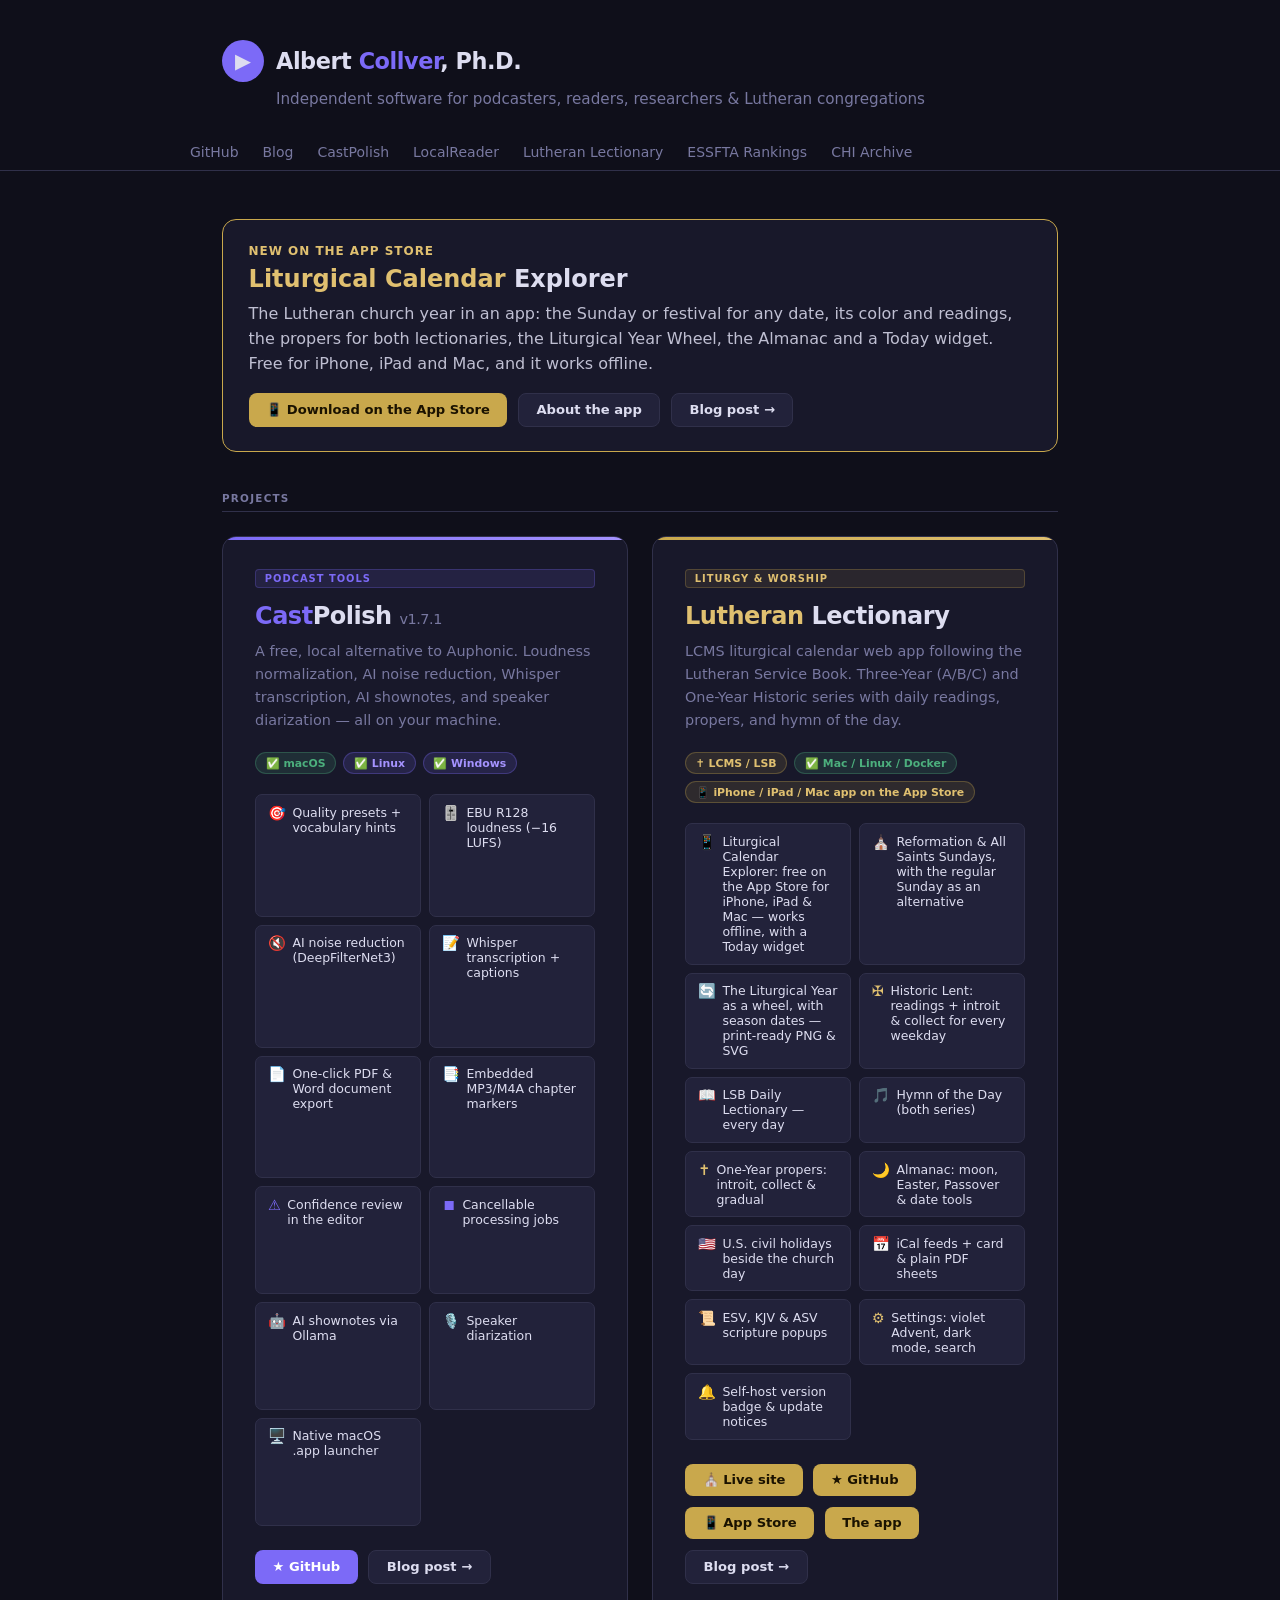
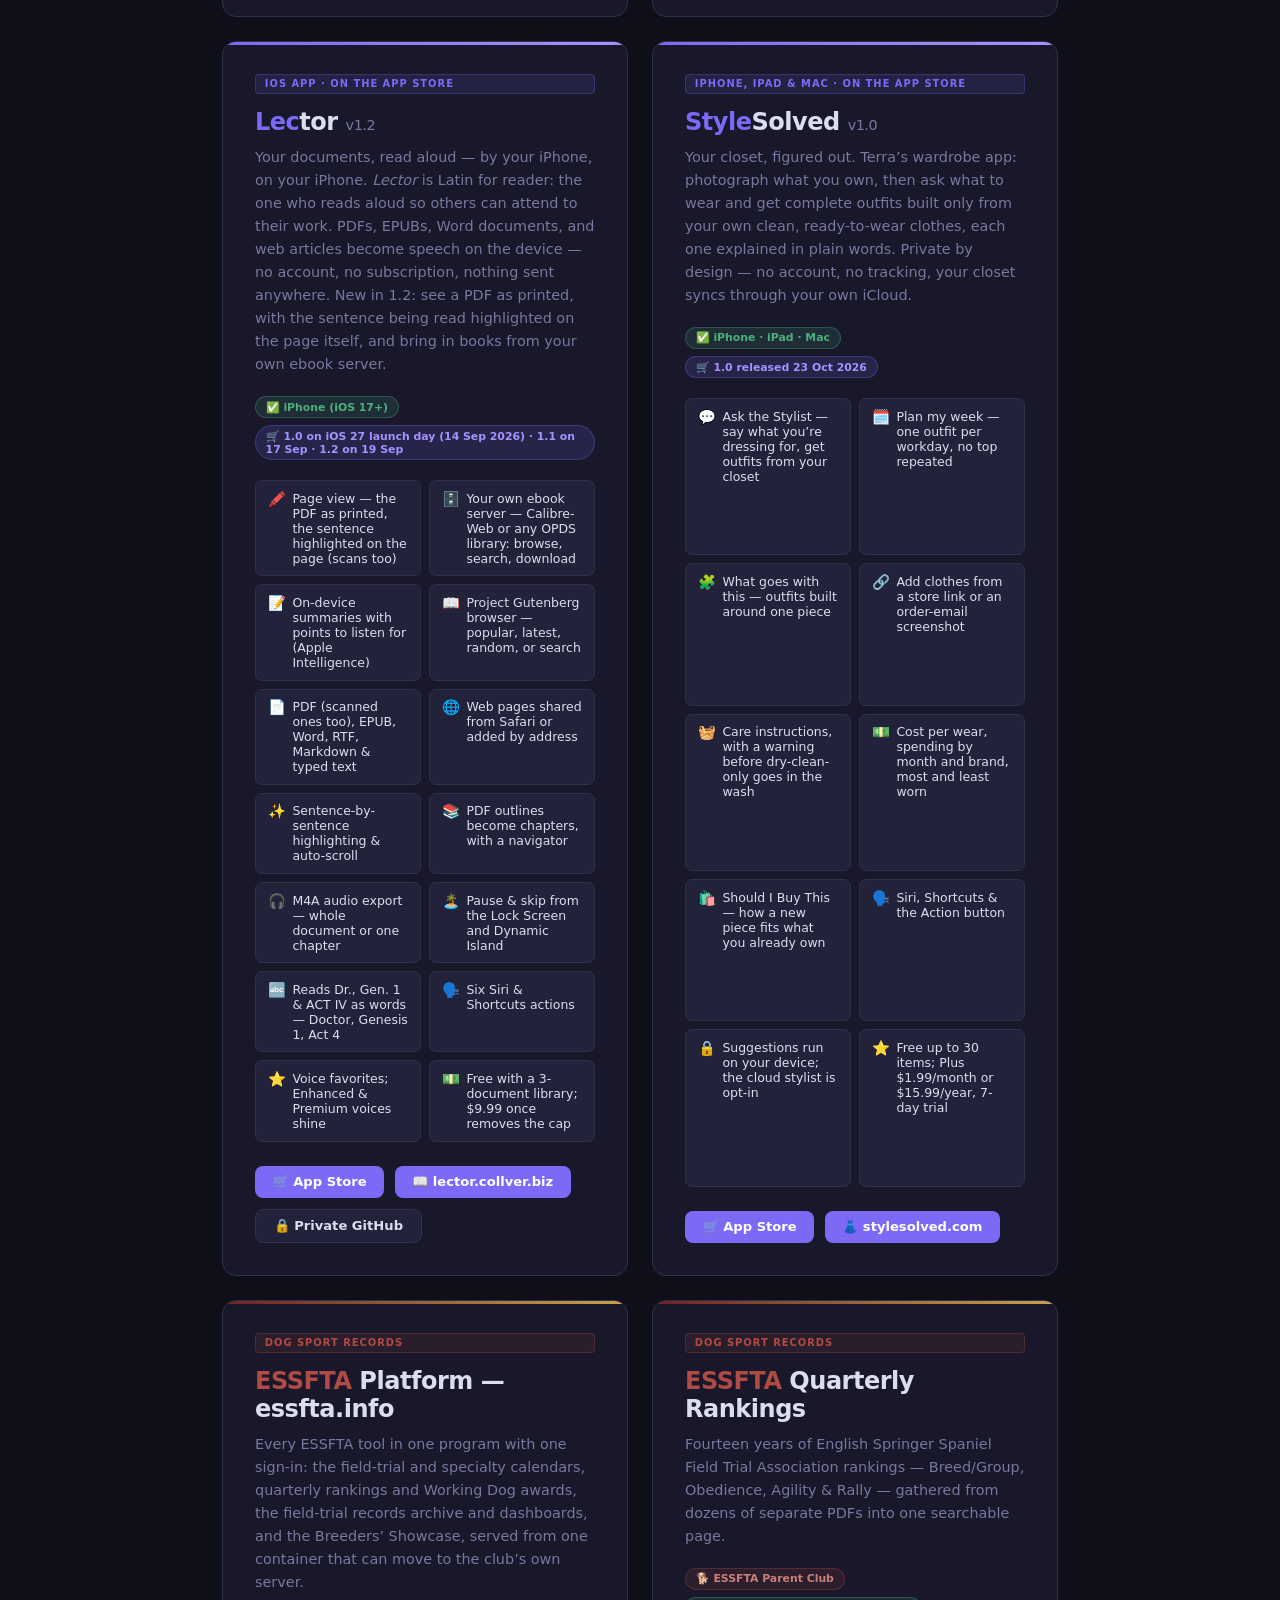
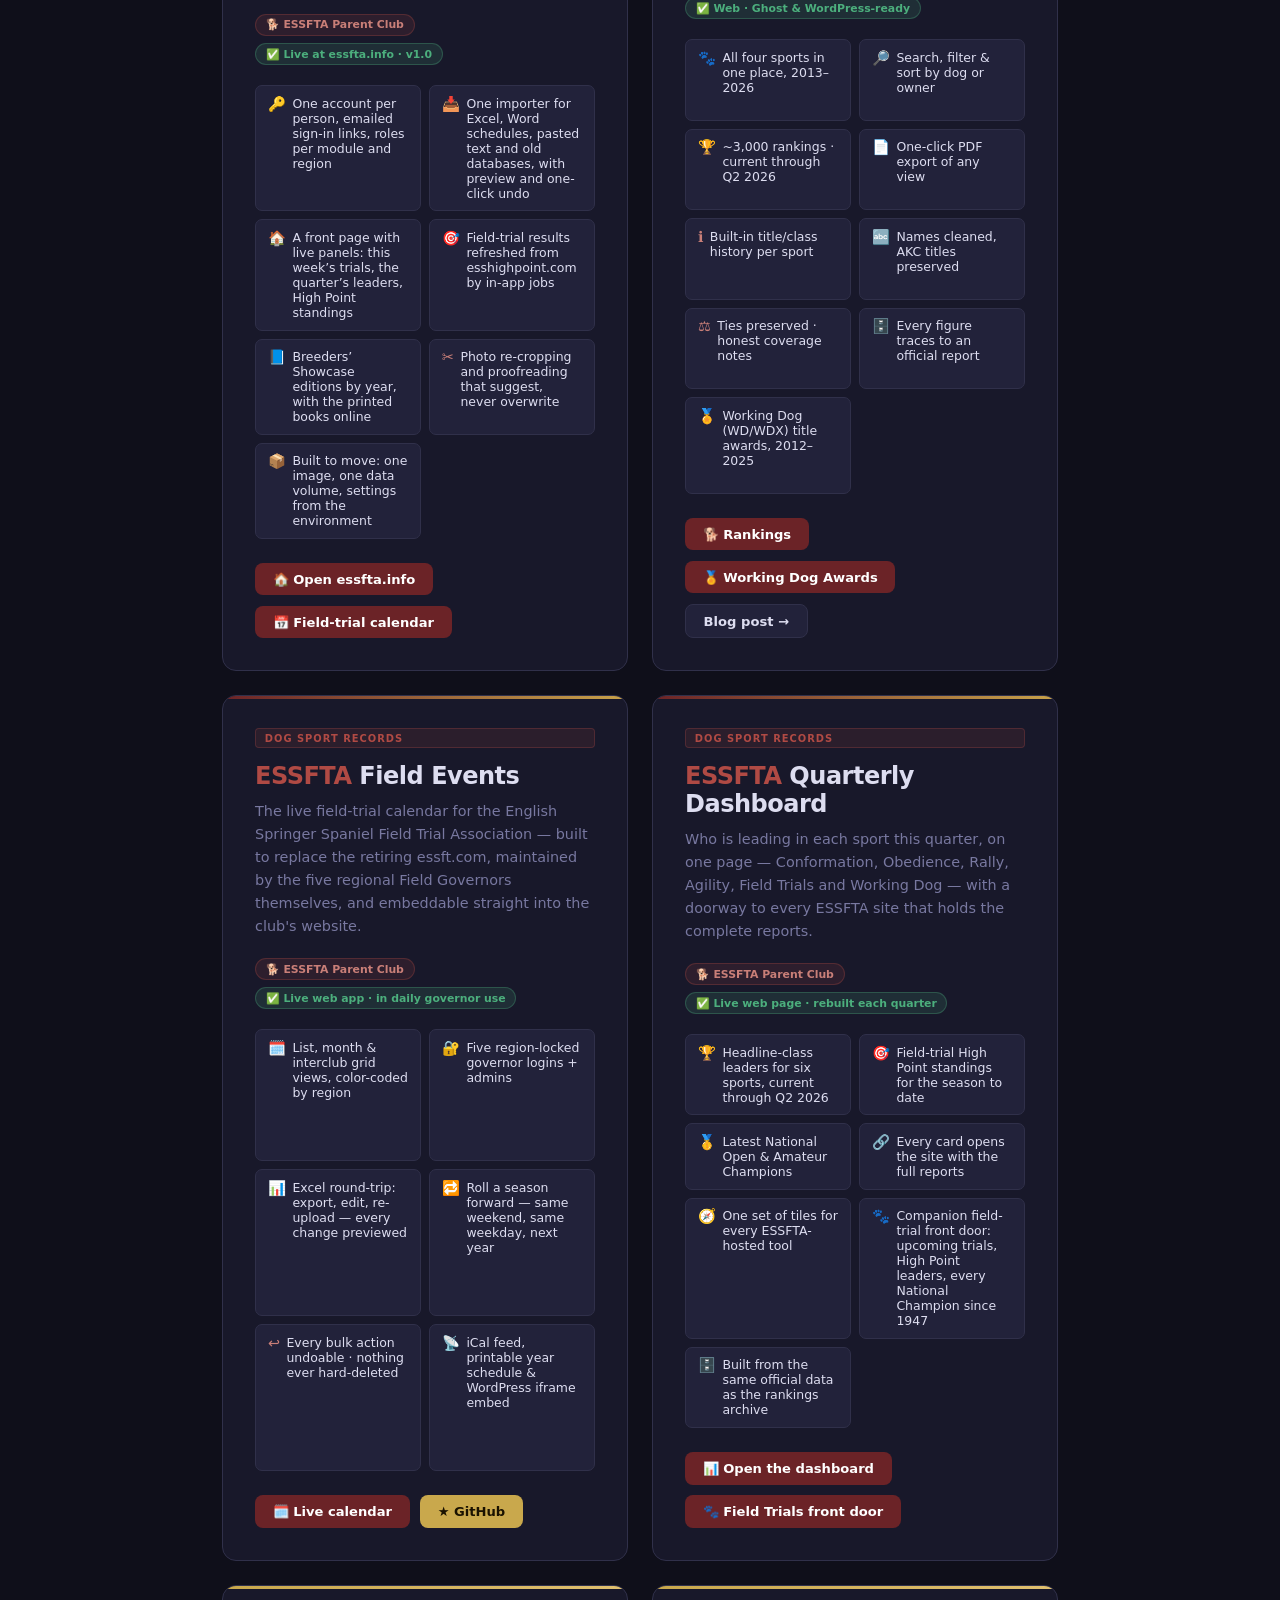
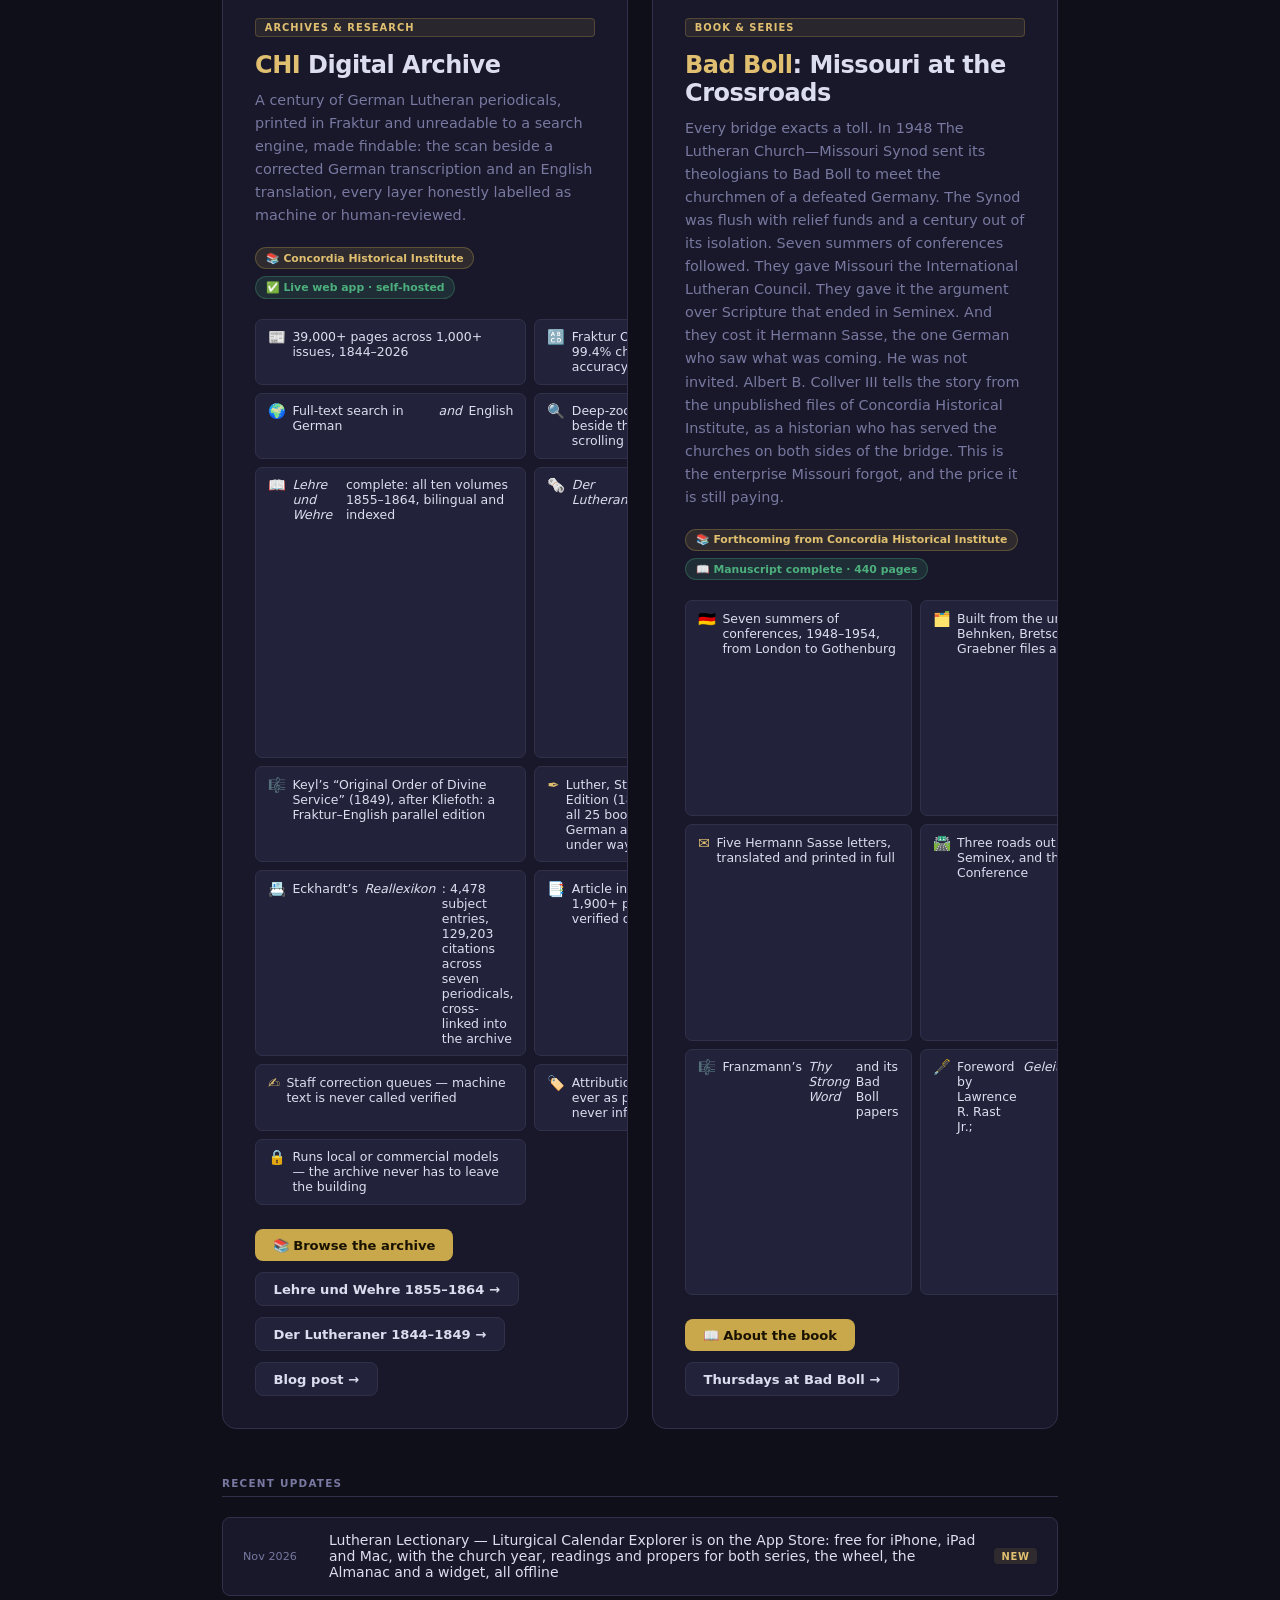
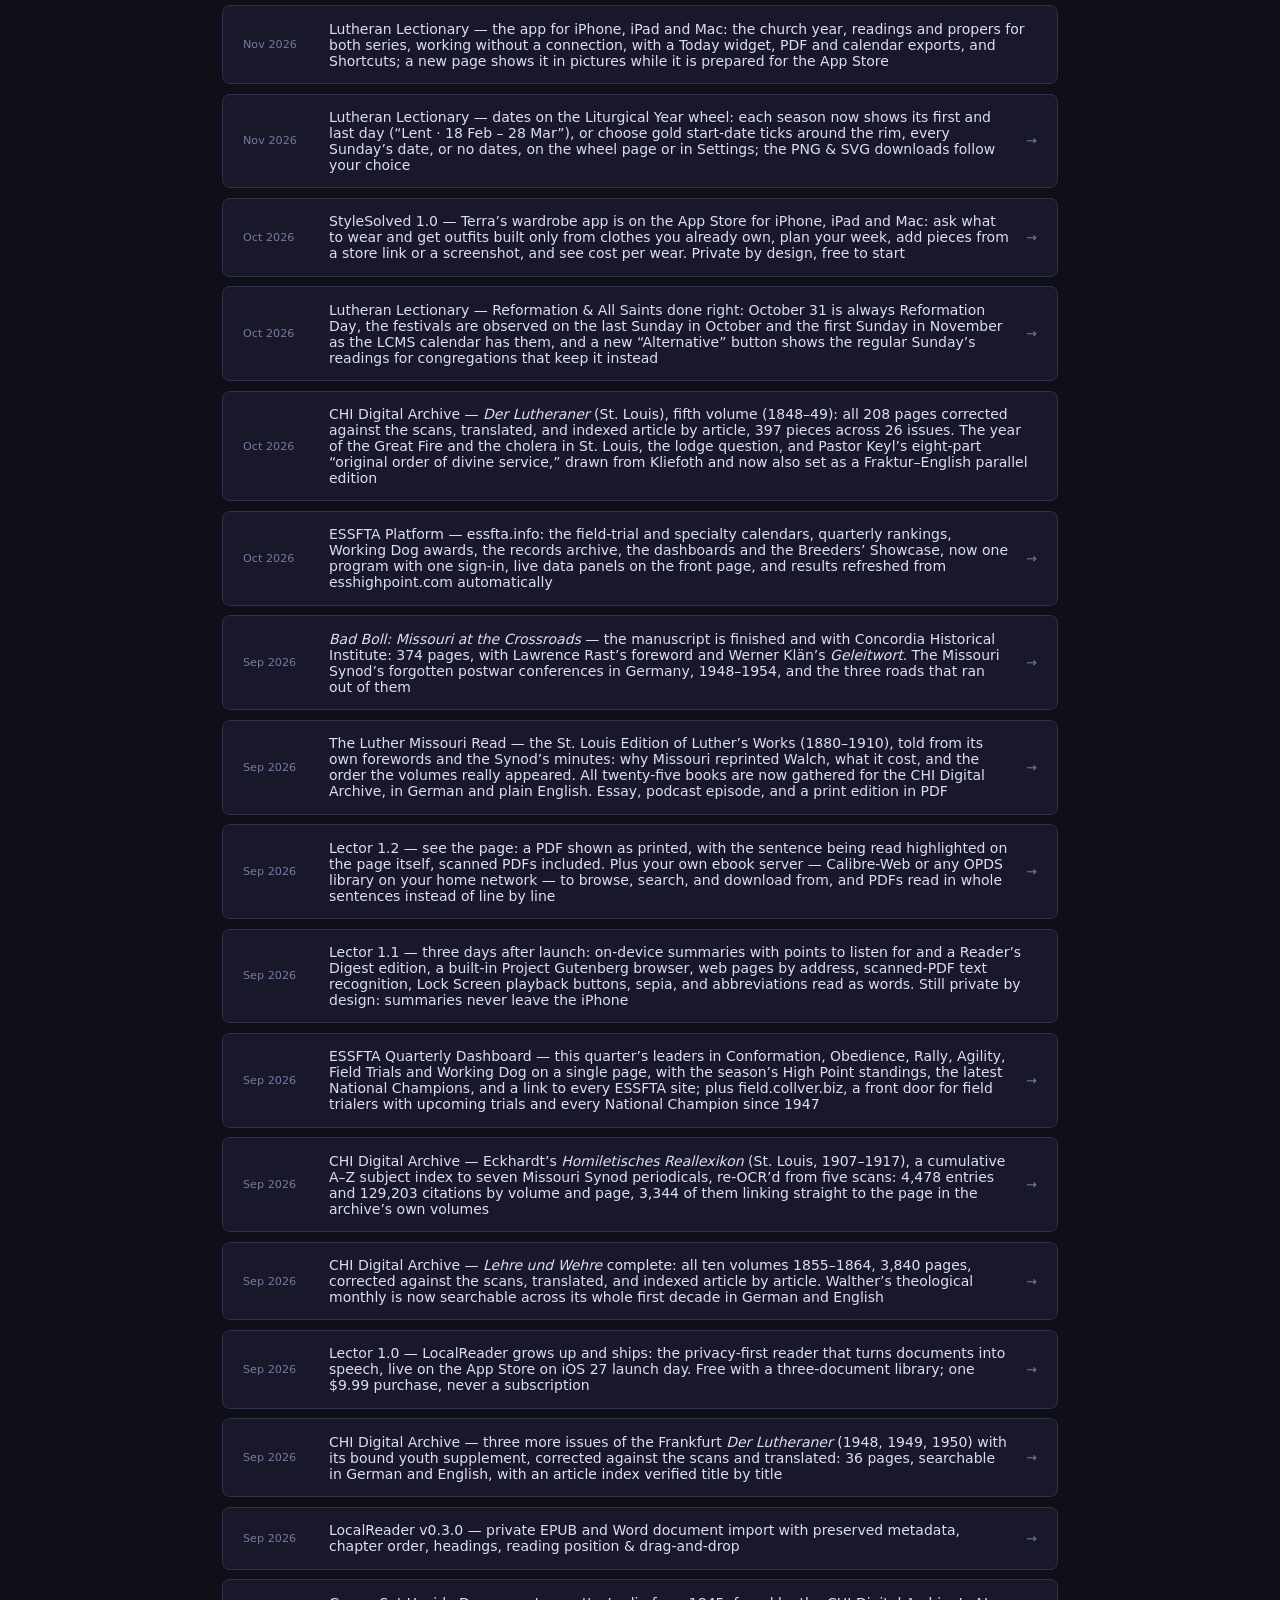
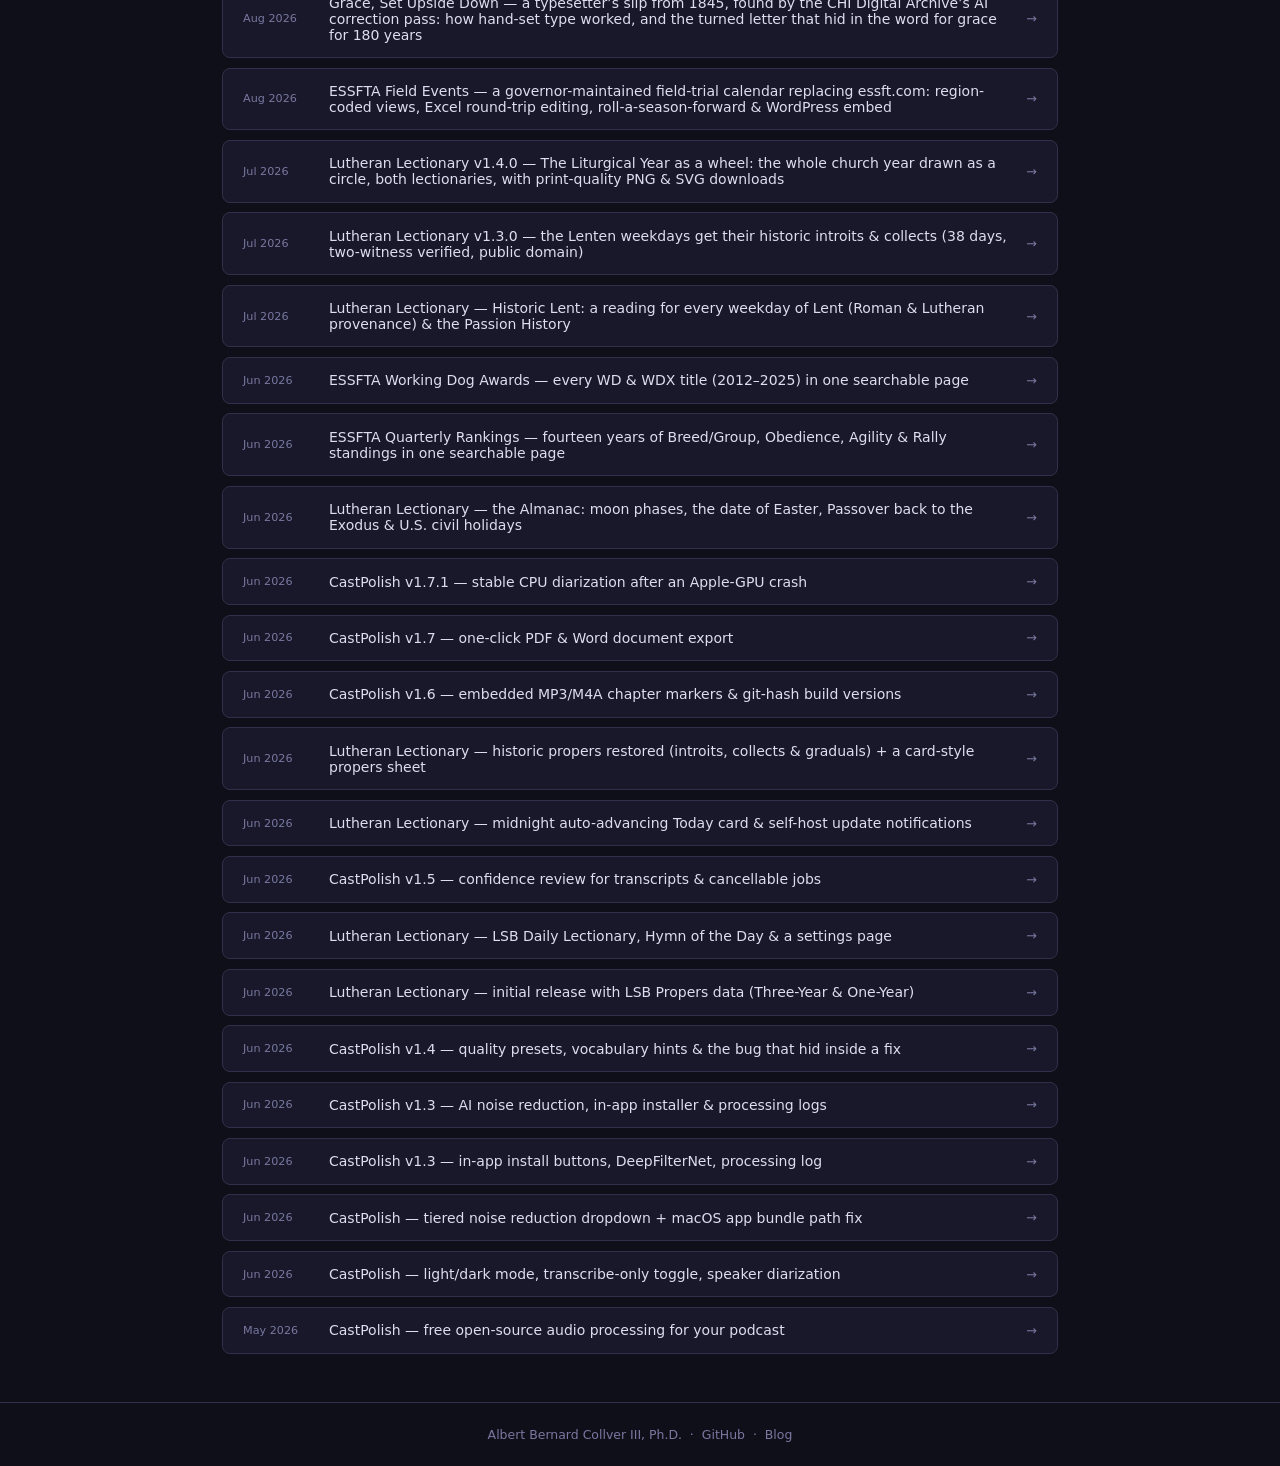
<file: index.html>
<!DOCTYPE html>
<html lang="en">
<head>
<meta charset="UTF-8">
<meta name="viewport" content="width=device-width, initial-scale=1.0">
<title>Albert Collver — Software Projects</title>
<meta name="description" content="Independent software for podcasters, readers, researchers, and Lutheran congregations. LocalReader: private, on-device text-to-speech for iPhone and iPad.">
<script defer src="https://analytics.collver.biz/script.js" data-website-id="a262c0be-edfe-48e8-a4f4-ef99cb37510c"></script>
<style>
  *, *::before, *::after { box-sizing: border-box; margin: 0; padding: 0; }

  :root {
    --bg: #0f0f1a;
    --surface: #18182a;
    --surface2: #22223a;
    --border: #30304a;
    --accent: #7c6af7;
    --accent2: #a593ff;
    --accent-gold: #c9a84c;
    --accent-gold2: #e0c070;
    --text: #ddddf0;
    --muted: #7878a0;
    --success: #4caf7d;
    --font: -apple-system, BlinkMacSystemFont, 'Segoe UI', system-ui, sans-serif;
  }

  body {
    font-family: var(--font);
    background: var(--bg);
    color: var(--text);
    min-height: 100vh;
    display: flex;
    flex-direction: column;
  }

  header { padding: 2.5rem 2rem 1.5rem; max-width: 900px; margin: 0 auto; width: 100%; }
  .logo { display: flex; align-items: center; gap: .75rem; margin-bottom: .5rem; }
  .logo-icon {
    width: 42px; height: 42px; background: var(--accent); border-radius: 50%;
    display: flex; align-items: center; justify-content: center; font-size: 1.3rem;
  }
  .logo-name { font-size: 1.4rem; font-weight: 800; letter-spacing: -.02em; color: var(--text); }
  .logo-name span { color: var(--accent); }
  header p { color: var(--muted); font-size: .95rem; margin-left: 54px; }

  nav { border-bottom: 1px solid var(--border); padding: 0 2rem; }
  nav ul { max-width: 900px; margin: 0 auto; display: flex; gap: 1.5rem; list-style: none; padding: .6rem 0; flex-wrap: wrap; }
  nav a { color: var(--muted); text-decoration: none; font-size: .875rem; transition: color .15s; }
  nav a:hover { color: var(--accent2); }

  main { flex: 1; max-width: 900px; margin: 0 auto; width: 100%; padding: 3rem 2rem; }

  .section-header {
    font-size: .65rem; font-weight: 700; text-transform: uppercase; letter-spacing: .12em;
    color: var(--muted); margin-bottom: 1.25rem; padding-bottom: .4rem; border-bottom: 1px solid var(--border);
  }

  /* Project grid — two columns on wide screens */
  .projects-grid {
    display: grid;
    grid-template-columns: repeat(auto-fill, minmax(380px, 1fr));
    gap: 1.5rem;
    margin-bottom: 3rem;
  }

  .project-card {
    background: var(--surface); border: 1px solid var(--border);
    border-radius: 14px; padding: 2rem;
    position: relative; overflow: hidden;
    display: flex; flex-direction: column;
  }
  .project-card::before {
    content: ''; position: absolute; top: 0; left: 0; right: 0; height: 3px;
  }
  .project-card.accent-purple::before { background: linear-gradient(90deg, var(--accent), var(--accent2)); }
  .project-card.accent-gold::before   { background: linear-gradient(90deg, var(--accent-gold), var(--accent-gold2)); }

  .project-tag {
    display: inline-block; font-size: .62rem; font-weight: 700;
    text-transform: uppercase; letter-spacing: .1em;
    border-radius: 4px; padding: .2rem .55rem; margin-bottom: .9rem;
  }
  .tag-purple { color: var(--accent);      background: rgba(124,106,247,.12); border: 1px solid rgba(124,106,247,.25); }
  .tag-gold   { color: var(--accent-gold2); background: rgba(201,168,76,.10);  border: 1px solid rgba(201,168,76,.25);  }

  .project-card h2 { font-size: 1.5rem; font-weight: 800; letter-spacing: -.02em; margin-bottom: .6rem; }
  .project-card h2 .accent-purple-text { color: var(--accent); }
  .project-card h2 .accent-gold-text   { color: var(--accent-gold2); }
  .tagline { font-size: .9rem; color: var(--muted); margin-bottom: 1.25rem; line-height: 1.6; }

  .platform-row { display: flex; gap: .45rem; flex-wrap: wrap; margin-bottom: 1.25rem; }
  .platform-badge {
    font-size: .68rem; font-weight: 600; padding: .22rem .6rem;
    border-radius: 999px; display: flex; align-items: center; gap: .3rem;
  }
  .badge-full { background: rgba(76,175,125,.15); color: var(--success); border: 1px solid rgba(76,175,125,.3); }
  .badge-core { background: rgba(124,106,247,.15); color: var(--accent2); border: 1px solid rgba(124,106,247,.3); }
  .badge-gold { background: rgba(201,168,76,.12); color: var(--accent-gold2); border: 1px solid rgba(201,168,76,.3); }
  .badge-note { background: rgba(120,120,160,.1); color: var(--muted); border: 1px solid var(--border); font-weight: 400; font-style: italic; }

  .features {
    display: grid; grid-template-columns: 1fr 1fr;
    gap: .5rem; margin-bottom: 1.5rem; flex: 1;
  }
  .feat {
    background: var(--surface2); border: 1px solid var(--border); border-radius: 7px;
    padding: .6rem .75rem; font-size: .78rem; display: flex; align-items: flex-start; gap: .4rem;
  }
  .feat-icon { flex-shrink: 0; font-size: .9rem; }
  .feat-icon-purple { color: var(--accent); }
  .feat-icon-gold   { color: var(--accent-gold2); }

  .btn-row { display: flex; gap: .65rem; flex-wrap: wrap; margin-top: auto; }
  .btn {
    display: inline-flex; align-items: center; gap: .4rem;
    padding: .55rem 1.1rem; border-radius: 8px; font-size: .82rem; font-weight: 600;
    text-decoration: none; transition: opacity .15s, transform .1s;
  }
  .btn:hover { opacity: .85; transform: translateY(-1px); }
  .btn-purple  { background: var(--accent); color: #fff; }
  .btn-gold    { background: var(--accent-gold); color: #1a1200; }
  .btn-secondary { background: var(--surface2); color: var(--text); border: 1px solid var(--border); }

  /* Updates */
  .updates { display: flex; flex-direction: column; gap: .6rem; }
  .update-item {
    background: var(--surface); border: 1px solid var(--border); border-radius: 8px;
    padding: .9rem 1.25rem; display: flex; align-items: center; gap: 1rem;
    text-decoration: none; color: inherit; transition: border-color .15s, background .15s;
  }
  .update-item:hover { border-color: var(--accent); background: rgba(124,106,247,.05); }
  .update-date  { font-size: .7rem; color: var(--muted); white-space: nowrap; min-width: 70px; }
  .update-title { font-size: .875rem; font-weight: 500; flex: 1; }
  .update-tag {
    font-size: .62rem; font-weight: 700; text-transform: uppercase; letter-spacing: .08em;
    padding: .15rem .45rem; border-radius: 4px; white-space: nowrap;
    background: rgba(124,106,247,.15); color: var(--accent2);
  }
  .update-tag.gold { background: rgba(201,168,76,.12); color: var(--accent-gold2); }
  .update-arrow { color: var(--muted); font-size: .8rem; }

  /* ESSFTA maroon accent */
  .project-card.accent-maroon::before { background: linear-gradient(90deg, #6B2327, #C8A24A); }
  .tag-maroon { color: #b04a44; background: rgba(176,74,68,.12); border: 1px solid rgba(176,74,68,.28); }
  .project-card h2 .accent-maroon-text { color: #b04a44; }
  .feat-icon-maroon { color: #c97f78; }
  .badge-maroon { background: rgba(176,74,68,.14); color: #c97f78; border: 1px solid rgba(176,74,68,.3); }
  .btn-maroon { background: #6B2327; color: #fff; }
  .update-tag.maroon { background: rgba(176,74,68,.16); color: #c97f78; }

  footer { border-top: 1px solid var(--border); padding: 1.5rem 2rem; text-align: center; color: var(--muted); font-size: .78rem; }
  footer a { color: var(--muted); text-decoration: none; }
  footer a:hover { color: var(--accent2); }

  @media (max-width: 640px) {
    .projects-grid { grid-template-columns: 1fr; }
    .project-card { padding: 1.5rem; }
    .project-card h2 { font-size: 1.3rem; }
    header p { margin-left: 0; }
    .features { grid-template-columns: 1fr; }
  }
</style>
</head>
<body>

<header>
  <div class="logo">
    <div class="logo-icon">▶</div>
    <div class="logo-name">Albert <span>Collver</span>, Ph.D.</div>
  </div>
  <p>Independent software for podcasters, readers, researchers &amp; Lutheran congregations</p>
</header>

<nav>
  <ul>
    <li><a href="https://github.com/abc3-Mac">GitHub</a></li>
    <li><a href="https://news.collver.biz">Blog</a></li>
    <li><a href="https://github.com/abc3-Mac/castpolish">CastPolish</a></li>
    <li><a href="https://github.com/abc3-Mac/LocalReader">LocalReader</a></li>
    <li><a href="https://github.com/abc3-Mac/lutheran-lectionary">Lutheran Lectionary</a></li>
    <li><a href="https://news.collver.biz/essfta-breed-group-rankings/">ESSFTA Rankings</a></li>
    <li><a href="https://chi-archive.collver.biz">CHI Archive</a></li>
  </ul>
</nav>

<main>

  <div class="app-callout">
    <div class="app-callout-kicker">New on the App Store</div>
    <h2><span class="accent-gold-text">Liturgical Calendar</span> Explorer</h2>
    <p>The Lutheran church year in an app: the Sunday or festival for any date, its color and readings, the propers for both lectionaries, the Liturgical Year Wheel, the Almanac and a Today widget. Free for iPhone, iPad and Mac, and it works offline.</p>
    <div class="btn-row">
      <a class="btn btn-gold" href="https://apps.apple.com/app/id6835621427">📱 Download on the App Store</a>
      <a class="btn btn-secondary" href="https://lectionary.collver.biz/app">About the app</a>
      <a class="btn btn-secondary" href="https://news.collver.biz/liturgical-calendar-explorer-the-church-year-on-iphone-ipad-and-mac/">Blog post →</a>
    </div>
  </div>
  <style>
    .app-callout { margin: 0 0 2.5rem; padding: 1.5rem 1.6rem; border-radius: 14px;
                   background: var(--surface); border: 1px solid var(--accent-gold); }
    .app-callout-kicker { font-size: .75rem; font-weight: 700; letter-spacing: .08em; text-transform: uppercase;
                   color: var(--accent-gold2); margin-bottom: .4rem; }
    .app-callout h2 { font-size: 1.5rem; margin: 0 0 .6rem; }
    .app-callout h2 .accent-gold-text { color: var(--accent-gold2); }
    .app-callout p { color: var(--text); opacity: .85; margin: 0 0 1rem; line-height: 1.55; }
  </style>

  <div class="section-header" style="margin-bottom:1.5rem;">Projects</div>

  <div class="projects-grid">

    <!-- CastPolish -->
    <div class="project-card accent-purple">
      <div class="project-tag tag-purple">Podcast Tools</div>
      <h2><span class="accent-purple-text">Cast</span>Polish <span style="font-size:.9rem;font-weight:500;color:var(--muted)">v1.7.1</span></h2>
      <p class="tagline">
        A free, local alternative to Auphonic. Loudness normalization, AI noise reduction,
        Whisper transcription, AI shownotes, and speaker diarization — all on your machine.
      </p>

      <div class="platform-row">
        <span class="platform-badge badge-full">✅ macOS</span>
        <span class="platform-badge badge-core">✅ Linux</span>
        <span class="platform-badge badge-core">✅ Windows</span>
      </div>

      <div class="features">
        <div class="feat"><span class="feat-icon feat-icon-purple">🎯</span> Quality presets + vocabulary hints</div>
        <div class="feat"><span class="feat-icon feat-icon-purple">🎚️</span> EBU R128 loudness (−16 LUFS)</div>
        <div class="feat"><span class="feat-icon feat-icon-purple">🔇</span> AI noise reduction (DeepFilterNet3)</div>
        <div class="feat"><span class="feat-icon feat-icon-purple">📝</span> Whisper transcription + captions</div>
        <div class="feat"><span class="feat-icon feat-icon-purple">📄</span> One-click PDF &amp; Word document export</div>
        <div class="feat"><span class="feat-icon feat-icon-purple">📑</span> Embedded MP3/M4A chapter markers</div>
        <div class="feat"><span class="feat-icon feat-icon-purple">⚠️</span> Confidence review in the editor</div>
        <div class="feat"><span class="feat-icon feat-icon-purple">⏹</span> Cancellable processing jobs</div>
        <div class="feat"><span class="feat-icon feat-icon-purple">🤖</span> AI shownotes via Ollama</div>
        <div class="feat"><span class="feat-icon feat-icon-purple">🎙️</span> Speaker diarization</div>
        <div class="feat"><span class="feat-icon feat-icon-purple">🖥️</span> Native macOS .app launcher</div>
      </div>

      <div class="btn-row">
        <a class="btn btn-purple" href="https://github.com/abc3-Mac/castpolish">★ GitHub</a>
        <a class="btn btn-secondary" href="https://news.collver.biz/stable-beats-fast-the-apple-gpu-crash-that-taught-castpolish-to-use-the-cpu/">Blog post →</a>
      </div>
    </div>

    <!-- Lutheran Lectionary -->
    <div class="project-card accent-gold">
      <div class="project-tag tag-gold">Liturgy &amp; Worship</div>
      <h2><span class="accent-gold-text">Lutheran</span> Lectionary</h2>
      <p class="tagline">
        LCMS liturgical calendar web app following the Lutheran Service Book. Three-Year
        (A/B/C) and One-Year Historic series with daily readings, propers, and hymn of the day.
      </p>

      <div class="platform-row">
        <span class="platform-badge badge-gold">✝ LCMS / LSB</span>
        <span class="platform-badge badge-full">✅ Mac / Linux / Docker</span>
        <span class="platform-badge badge-gold">📱 iPhone / iPad / Mac app on the App Store</span>
      </div>

      <div class="features">
        <div class="feat"><span class="feat-icon feat-icon-gold">📱</span> Liturgical Calendar Explorer: free on the App Store for iPhone, iPad &amp; Mac — works offline, with a Today widget</div>
        <div class="feat"><span class="feat-icon feat-icon-gold">⛪</span> Reformation &amp; All Saints Sundays, with the regular Sunday as an alternative</div>
        <div class="feat"><span class="feat-icon feat-icon-gold">🔄</span> The Liturgical Year as a wheel, with season dates — print-ready PNG &amp; SVG</div>
        <div class="feat"><span class="feat-icon feat-icon-gold">✠</span> Historic Lent: readings + introit &amp; collect for every weekday</div>
        <div class="feat"><span class="feat-icon feat-icon-gold">📖</span> LSB Daily Lectionary — every day</div>
        <div class="feat"><span class="feat-icon feat-icon-gold">🎵</span> Hymn of the Day (both series)</div>
        <div class="feat"><span class="feat-icon feat-icon-gold">✝</span> One-Year propers: introit, collect &amp; gradual</div>
        <div class="feat"><span class="feat-icon feat-icon-gold">🌙</span> Almanac: moon, Easter, Passover &amp; date tools</div>
        <div class="feat"><span class="feat-icon feat-icon-gold">🇺🇸</span> U.S. civil holidays beside the church day</div>
        <div class="feat"><span class="feat-icon feat-icon-gold">📅</span> iCal feeds + card &amp; plain PDF sheets</div>
        <div class="feat"><span class="feat-icon feat-icon-gold">📜</span> ESV, KJV &amp; ASV scripture popups</div>
        <div class="feat"><span class="feat-icon feat-icon-gold">⚙️</span> Settings: violet Advent, dark mode, search</div>
        <div class="feat"><span class="feat-icon feat-icon-gold">🔔</span> Self-host version badge &amp; update notices</div>
      </div>

      <div class="btn-row">
        <a class="btn btn-gold" href="https://lectionary.collver.biz">⛪ Live site</a>
        <a class="btn btn-gold" href="https://github.com/abc3-Mac/lutheran-lectionary">★ GitHub</a>
        <a class="btn btn-gold" href="https://apps.apple.com/app/id6835621427">📱 App Store</a>
        <a class="btn btn-gold" href="https://lectionary.collver.biz/app">The app</a>
        <a class="btn btn-secondary" href="https://news.collver.biz/liturgical-calendar-explorer-the-church-year-on-iphone-ipad-and-mac/">Blog post →</a>
      </div>
    </div>

    <!-- LocalReader -->
    <div class="project-card accent-purple">
      <div class="project-tag tag-purple">iOS App &middot; On the App Store</div>
      <h2><span class="accent-purple-text">Lec</span>tor <span style="font-size:.9rem;font-weight:500;color:var(--muted)">v1.2</span></h2>
      <p class="tagline">
        Your documents, read aloud &mdash; by your iPhone, on your iPhone. <em>Lector</em> is Latin for
        reader: the one who reads aloud so others can attend to their work. PDFs, EPUBs, Word documents,
        and web articles become speech on the device &mdash; no account, no subscription, nothing sent anywhere.
        New in 1.2: see a PDF as printed, with the sentence being read highlighted on the page itself,
        and bring in books from your own ebook server.
      </p>

      <div class="platform-row">
        <span class="platform-badge badge-full">✅ iPhone (iOS 17+)</span>
        <span class="platform-badge badge-core">🛒 1.0 on iOS 27 launch day (14 Sep 2026) &middot; 1.1 on 17 Sep &middot; 1.2 on 19 Sep</span>
      </div>

      <div class="features">
        <div class="feat"><span class="feat-icon feat-icon-purple">🖍️</span> Page view &mdash; the PDF as printed, the sentence highlighted on the page (scans too)</div>
        <div class="feat"><span class="feat-icon feat-icon-purple">🗄️</span> Your own ebook server &mdash; Calibre-Web or any OPDS library: browse, search, download</div>
        <div class="feat"><span class="feat-icon feat-icon-purple">📝</span> On-device summaries with points to listen for (Apple Intelligence)</div>
        <div class="feat"><span class="feat-icon feat-icon-purple">📖</span> Project Gutenberg browser &mdash; popular, latest, random, or search</div>
        <div class="feat"><span class="feat-icon feat-icon-purple">📄</span> PDF (scanned ones too), EPUB, Word, RTF, Markdown &amp; typed text</div>
        <div class="feat"><span class="feat-icon feat-icon-purple">🌐</span> Web pages shared from Safari or added by address</div>
        <div class="feat"><span class="feat-icon feat-icon-purple">✨</span> Sentence-by-sentence highlighting &amp; auto-scroll</div>
        <div class="feat"><span class="feat-icon feat-icon-purple">📚</span> PDF outlines become chapters, with a navigator</div>
        <div class="feat"><span class="feat-icon feat-icon-purple">🎧</span> M4A audio export &mdash; whole document or one chapter</div>
        <div class="feat"><span class="feat-icon feat-icon-purple">🏝️</span> Pause &amp; skip from the Lock Screen and Dynamic Island</div>
        <div class="feat"><span class="feat-icon feat-icon-purple">🔤</span> Reads Dr., Gen. 1 &amp; ACT IV as words &mdash; Doctor, Genesis 1, Act 4</div>
        <div class="feat"><span class="feat-icon feat-icon-purple">🗣️</span> Six Siri &amp; Shortcuts actions</div>
        <div class="feat"><span class="feat-icon feat-icon-purple">⭐</span> Voice favorites; Enhanced &amp; Premium voices shine</div>
        <div class="feat"><span class="feat-icon feat-icon-purple">💵</span> Free with a 3-document library; $9.99 once removes the cap</div>
      </div>

      <div class="btn-row">
        <a class="btn btn-purple" href="https://apps.apple.com/app/lector-read-aloud/id6809570852">🛒 App Store</a>
        <a class="btn btn-purple" href="https://lector.collver.biz">📖 lector.collver.biz</a>
        <a class="btn btn-secondary" href="https://github.com/abc3-Mac/LocalReader">🔒 Private GitHub</a>
      </div>
    </div>

    <!-- StyleSolved -->
    <div class="project-card accent-purple">
      <div class="project-tag tag-purple">iPhone, iPad &amp; Mac &middot; On the App Store</div>
      <h2><span class="accent-purple-text">Style</span>Solved <span style="font-size:.9rem;font-weight:500;color:var(--muted)">v1.0</span></h2>
      <p class="tagline">
        Your closet, figured out. Terra&#8217;s wardrobe app: photograph what you own, then ask what to wear
        and get complete outfits built only from your own clean, ready-to-wear clothes, each one explained in
        plain words. Private by design &mdash; no account, no tracking, your closet syncs through your own iCloud.
      </p>

      <div class="platform-row">
        <span class="platform-badge badge-full">✅ iPhone &middot; iPad &middot; Mac</span>
        <span class="platform-badge badge-core">🛒 1.0 released 23 Oct 2026</span>
      </div>

      <div class="features">
        <div class="feat"><span class="feat-icon feat-icon-purple">💬</span> Ask the Stylist &mdash; say what you&#8217;re dressing for, get outfits from your closet</div>
        <div class="feat"><span class="feat-icon feat-icon-purple">🗓️</span> Plan my week &mdash; one outfit per workday, no top repeated</div>
        <div class="feat"><span class="feat-icon feat-icon-purple">🧩</span> What goes with this &mdash; outfits built around one piece</div>
        <div class="feat"><span class="feat-icon feat-icon-purple">🔗</span> Add clothes from a store link or an order-email screenshot</div>
        <div class="feat"><span class="feat-icon feat-icon-purple">🧺</span> Care instructions, with a warning before dry-clean-only goes in the wash</div>
        <div class="feat"><span class="feat-icon feat-icon-purple">💵</span> Cost per wear, spending by month and brand, most and least worn</div>
        <div class="feat"><span class="feat-icon feat-icon-purple">🛍️</span> Should I Buy This &mdash; how a new piece fits what you already own</div>
        <div class="feat"><span class="feat-icon feat-icon-purple">🗣️</span> Siri, Shortcuts &amp; the Action button</div>
        <div class="feat"><span class="feat-icon feat-icon-purple">🔒</span> Suggestions run on your device; the cloud stylist is opt-in</div>
        <div class="feat"><span class="feat-icon feat-icon-purple">⭐</span> Free up to 30 items; Plus $1.99/month or $15.99/year, 7-day trial</div>
      </div>

      <div class="btn-row">
        <a class="btn btn-purple" href="https://apps.apple.com/app/id6818651371">🛒 App Store</a>
        <a class="btn btn-purple" href="https://stylesolved.com">👗 stylesolved.com</a>
      </div>
    </div>

    <!-- ESSFTA Platform (essfta.info) -->
    <div class="project-card accent-maroon">
      <div class="project-tag tag-maroon">Dog Sport Records</div>
      <h2><span class="accent-maroon-text">ESSFTA</span> Platform &mdash; essfta.info</h2>
      <p class="tagline">
        Every ESSFTA tool in one program with one sign-in: the field-trial and specialty calendars,
        quarterly rankings and Working Dog awards, the field-trial records archive and dashboards,
        and the Breeders&#8217; Showcase, served from one container that can move to the club&#8217;s own server.
      </p>

      <div class="platform-row">
        <span class="platform-badge badge-maroon">🐕 ESSFTA Parent Club</span>
        <span class="platform-badge badge-full">✅ Live at essfta.info · v1.0</span>
      </div>

      <div class="features">
        <div class="feat"><span class="feat-icon feat-icon-maroon">🔑</span> One account per person, emailed sign-in links, roles per module and region</div>
        <div class="feat"><span class="feat-icon feat-icon-maroon">📥</span> One importer for Excel, Word schedules, pasted text and old databases, with preview and one-click undo</div>
        <div class="feat"><span class="feat-icon feat-icon-maroon">🏠</span> A front page with live panels: this week&#8217;s trials, the quarter&#8217;s leaders, High Point standings</div>
        <div class="feat"><span class="feat-icon feat-icon-maroon">🎯</span> Field-trial results refreshed from esshighpoint.com by in-app jobs</div>
        <div class="feat"><span class="feat-icon feat-icon-maroon">📘</span> Breeders&#8217; Showcase editions by year, with the printed books online</div>
        <div class="feat"><span class="feat-icon feat-icon-maroon">✂️</span> Photo re-cropping and proofreading that suggest, never overwrite</div>
        <div class="feat"><span class="feat-icon feat-icon-maroon">📦</span> Built to move: one image, one data volume, settings from the environment</div>
      </div>

      <div class="btn-row">
        <a class="btn btn-maroon" href="https://essfta.info">🏠 Open essfta.info</a>
        <a class="btn btn-maroon" href="https://trials.essfta.info">📅 Field-trial calendar</a>
      </div>
    </div>

    <!-- ESSFTA Quarterly Rankings -->
    <div class="project-card accent-maroon">
      <div class="project-tag tag-maroon">Dog Sport Records</div>
      <h2><span class="accent-maroon-text">ESSFTA</span> Quarterly Rankings</h2>
      <p class="tagline">
        Fourteen years of English Springer Spaniel Field Trial Association rankings — Breed/Group,
        Obedience, Agility &amp; Rally — gathered from dozens of separate PDFs into one searchable page.
      </p>

      <div class="platform-row">
        <span class="platform-badge badge-maroon">🐕 ESSFTA Parent Club</span>
        <span class="platform-badge badge-full">✅ Web · Ghost &amp; WordPress-ready</span>
      </div>

      <div class="features">
        <div class="feat"><span class="feat-icon feat-icon-maroon">🐾</span> All four sports in one place, 2013–2026</div>
        <div class="feat"><span class="feat-icon feat-icon-maroon">🔎</span> Search, filter &amp; sort by dog or owner</div>
        <div class="feat"><span class="feat-icon feat-icon-maroon">🏆</span> ~3,000 rankings · current through Q2 2026</div>
        <div class="feat"><span class="feat-icon feat-icon-maroon">📄</span> One-click PDF export of any view</div>
        <div class="feat"><span class="feat-icon feat-icon-maroon">ℹ️</span> Built-in title/class history per sport</div>
        <div class="feat"><span class="feat-icon feat-icon-maroon">🔤</span> Names cleaned, AKC titles preserved</div>
        <div class="feat"><span class="feat-icon feat-icon-maroon">⚖️</span> Ties preserved · honest coverage notes</div>
        <div class="feat"><span class="feat-icon feat-icon-maroon">🗄️</span> Every figure traces to an official report</div>
        <div class="feat"><span class="feat-icon feat-icon-maroon">🏅</span> Working Dog (WD/WDX) title awards, 2012–2025</div>
      </div>

      <div class="btn-row">
        <a class="btn btn-maroon" href="https://news.collver.biz/essfta-breed-group-rankings/">🐕 Rankings</a>
        <a class="btn btn-maroon" href="https://news.collver.biz/essfta-working-dog-awards/">🏅 Working Dog Awards</a>
        <a class="btn btn-secondary" href="https://news.collver.biz/every-essfta-quarterly-ranking-2013-2026-now-in-one-searchable-page/">Blog post →</a>
      </div>
    </div>

    <!-- ESSFTA Field Events -->
    <div class="project-card accent-maroon">
      <div class="project-tag tag-maroon">Dog Sport Records</div>
      <h2><span class="accent-maroon-text">ESSFTA</span> Field Events</h2>
      <p class="tagline">
        The live field-trial calendar for the English Springer Spaniel Field Trial Association —
        built to replace the retiring essft.com, maintained by the five regional Field Governors
        themselves, and embeddable straight into the club's website.
      </p>

      <div class="platform-row">
        <span class="platform-badge badge-maroon">🐕 ESSFTA Parent Club</span>
        <span class="platform-badge badge-full">✅ Live web app · in daily governor use</span>
      </div>

      <div class="features">
        <div class="feat"><span class="feat-icon feat-icon-maroon">🗓️</span> List, month &amp; interclub grid views, color-coded by region</div>
        <div class="feat"><span class="feat-icon feat-icon-maroon">🔐</span> Five region-locked governor logins + admins</div>
        <div class="feat"><span class="feat-icon feat-icon-maroon">📊</span> Excel round-trip: export, edit, re-upload — every change previewed</div>
        <div class="feat"><span class="feat-icon feat-icon-maroon">🔁</span> Roll a season forward — same weekend, same weekday, next year</div>
        <div class="feat"><span class="feat-icon feat-icon-maroon">↩️</span> Every bulk action undoable · nothing ever hard-deleted</div>
        <div class="feat"><span class="feat-icon feat-icon-maroon">📡</span> iCal feed, printable year schedule &amp; WordPress iframe embed</div>
      </div>

      <div class="btn-row">
        <a class="btn btn-maroon" href="https://essfta-events.collver.biz">🗓️ Live calendar</a>
        <a class="btn btn-gold" href="https://github.com/abc3-Mac/essfta-events">★ GitHub</a>
      </div>
    </div>

    <!-- ESSFTA Quarterly Dashboard -->
    <div class="project-card accent-maroon">
      <div class="project-tag tag-maroon">Dog Sport Records</div>
      <h2><span class="accent-maroon-text">ESSFTA</span> Quarterly Dashboard</h2>
      <p class="tagline">
        Who is leading in each sport this quarter, on one page — Conformation, Obedience, Rally,
        Agility, Field Trials and Working Dog — with a doorway to every ESSFTA site that holds the
        complete reports.
      </p>

      <div class="platform-row">
        <span class="platform-badge badge-maroon">🐕 ESSFTA Parent Club</span>
        <span class="platform-badge badge-full">✅ Live web page · rebuilt each quarter</span>
      </div>

      <div class="features">
        <div class="feat"><span class="feat-icon feat-icon-maroon">🏆</span> Headline-class leaders for six sports, current through Q2 2026</div>
        <div class="feat"><span class="feat-icon feat-icon-maroon">🎯</span> Field-trial High Point standings for the season to date</div>
        <div class="feat"><span class="feat-icon feat-icon-maroon">🥇</span> Latest National Open &amp; Amateur Champions</div>
        <div class="feat"><span class="feat-icon feat-icon-maroon">🔗</span> Every card opens the site with the full reports</div>
        <div class="feat"><span class="feat-icon feat-icon-maroon">🧭</span> One set of tiles for every ESSFTA-hosted tool</div>
        <div class="feat"><span class="feat-icon feat-icon-maroon">🐾</span> Companion field-trial front door: upcoming trials, High Point leaders, every National Champion since 1947</div>
        <div class="feat"><span class="feat-icon feat-icon-maroon">🗄️</span> Built from the same official data as the rankings archive</div>
      </div>

      <div class="btn-row">
        <a class="btn btn-maroon" href="https://essfta.collver.biz">📊 Open the dashboard</a>
        <a class="btn btn-maroon" href="https://field.collver.biz">🐾 Field Trials front door</a>
      </div>
    </div>

    <!-- CHI Digital Archive -->
    <div class="project-card accent-gold">
      <div class="project-tag tag-gold">Archives &amp; Research</div>
      <h2><span class="accent-gold-text">CHI</span> Digital Archive</h2>
      <p class="tagline">
        A century of German Lutheran periodicals, printed in Fraktur and unreadable to a search
        engine, made findable: the scan beside a corrected German transcription and an English
        translation, every layer honestly labelled as machine or human-reviewed.
      </p>

      <div class="platform-row">
        <span class="platform-badge badge-gold">📚 Concordia Historical Institute</span>
        <span class="platform-badge badge-full">✅ Live web app · self-hosted</span>
      </div>

      <div class="features">
        <div class="feat"><span class="feat-icon feat-icon-gold">📰</span> 39,000+ pages across 1,000+ issues, 1844–2026</div>
        <div class="feat"><span class="feat-icon feat-icon-gold">🔠</span> Fraktur OCR at 99.4% character accuracy</div>
        <div class="feat"><span class="feat-icon feat-icon-gold">🌍</span> Full-text search in German <em>and</em> English</div>
        <div class="feat"><span class="feat-icon feat-icon-gold">🔍</span> Deep-zoom scans beside the text, scrolling in step</div>
        <div class="feat"><span class="feat-icon feat-icon-gold">📖</span> <em>Lehre und Wehre</em> complete: all ten volumes 1855–1864, bilingual and indexed</div>
        <div class="feat"><span class="feat-icon feat-icon-gold">🗞️</span> <em>Der Lutheraner</em> (St. Louis) 1844–1849: the first five volumes in German and English, the fifth corrected against the scans and indexed</div>
        <div class="feat"><span class="feat-icon feat-icon-gold">🎼</span> Keyl&#8217;s &#8220;Original Order of Divine Service&#8221; (1849), after Kliefoth: a Fraktur&#8211;English parallel edition</div>
        <div class="feat"><span class="feat-icon feat-icon-gold">✒️</span> Luther, St. Louis Edition (1880–1910): all 25 books gathered, German and English under way</div>
        <div class="feat"><span class="feat-icon feat-icon-gold">📇</span> Eckhardt&#8217;s <em>Reallexikon</em>: 4,478 subject entries, 129,203 citations across seven periodicals, cross-linked into the archive</div>
        <div class="feat"><span class="feat-icon feat-icon-gold">📑</span> Article index of 1,900+ pieces, titles verified on the page</div>
        <div class="feat"><span class="feat-icon feat-icon-gold">✍️</span> Staff correction queues — machine text is never called verified</div>
        <div class="feat"><span class="feat-icon feat-icon-gold">🏷️</span> Attributions only ever as printed, never inferred</div>
        <div class="feat"><span class="feat-icon feat-icon-gold">🔒</span> Runs local or commercial models — the archive never has to leave the building</div>
      </div>

      <div class="btn-row">
        <a class="btn btn-gold" href="https://chi-archive.collver.biz">📚 Browse the archive</a>
        <a class="btn btn-secondary" href="https://chi-archive.collver.biz/publication/4">Lehre und Wehre 1855–1864 →</a>
        <a class="btn btn-secondary" href="https://chi-archive.collver.biz/publication/1">Der Lutheraner 1844–1849 →</a>
        <a class="btn btn-secondary" href="https://news.collver.biz/the-luther-missouri-read/">Blog post →</a>
      </div>
    </div>

    <!-- Bad Boll: Missouri at the Crossroads -->
    <div class="project-card accent-gold">
      <div class="project-tag tag-gold">Book &amp; Series</div>
      <h2><span class="accent-gold-text">Bad Boll</span>: Missouri at the Crossroads</h2>
      <p class="tagline">
        Every bridge exacts a toll. In 1948 The Lutheran Church&mdash;Missouri Synod sent its theologians to
        Bad Boll to meet the churchmen of a defeated Germany. The Synod was flush with relief funds and a
        century out of its isolation. Seven summers of conferences followed. They gave Missouri the
        International Lutheran Council. They gave it the argument over Scripture that ended in Seminex. And
        they cost it Hermann Sasse, the one German who saw what was coming. He was not invited. Albert B.
        Collver III tells the story from the unpublished files of Concordia Historical Institute, as a
        historian who has served the churches on both sides of the bridge. This is the enterprise Missouri
        forgot, and the price it is still paying.
      </p>

      <div class="platform-row">
        <span class="platform-badge badge-gold">📚 Forthcoming from Concordia Historical Institute</span>
        <span class="platform-badge badge-full">📖 Manuscript complete &middot; 440 pages</span>
      </div>

      <div class="features">
        <div class="feat"><span class="feat-icon feat-icon-gold">🇩🇪</span> Seven summers of conferences, 1948&ndash;1954, from London to Gothenburg</div>
        <div class="feat"><span class="feat-icon feat-icon-gold">🗂️</span> Built from the unpublished Behnken, Bretscher and Graebner files at CHI</div>
        <div class="feat"><span class="feat-icon feat-icon-gold">✉️</span> Five Hermann Sasse letters, translated and printed in full</div>
        <div class="feat"><span class="feat-icon feat-icon-gold">🛣️</span> Three roads out: the ILC, Seminex, and the Synodical Conference</div>
        <div class="feat"><span class="feat-icon feat-icon-gold">🎼</span> Franzmann&#8217;s <em>Thy Strong Word</em> and its Bad Boll papers</div>
        <div class="feat"><span class="feat-icon feat-icon-gold">🖋️</span> Foreword by Lawrence R. Rast Jr.; <em>Geleitwort</em> by Werner Kl&auml;n</div>
      </div>

      <div class="btn-row">
        <a class="btn btn-gold" href="https://badbollbook.com/about/">📖 About the book</a>
        <a class="btn btn-secondary" href="https://badbollbook.com">Thursdays at Bad Boll &rarr;</a>
      </div>
    </div>

  </div>

  <div class="section-header">Recent Updates</div>
  <div class="updates">

    <a class="update-item" href="https://news.collver.biz/liturgical-calendar-explorer-the-church-year-on-iphone-ipad-and-mac/">
      <span class="update-date">Nov 2026</span>
      <span class="update-title">Lutheran Lectionary &mdash; Liturgical Calendar Explorer is on the App Store: free for iPhone, iPad and Mac, with the church year, readings and propers for both series, the wheel, the Almanac and a widget, all offline</span>
      <span class="update-tag gold">New</span>
    </a>

    <a class="update-item" href="https://lectionary.collver.biz/app">
      <span class="update-date">Nov 2026</span>
      <span class="update-title">Lutheran Lectionary &mdash; the app for iPhone, iPad and Mac: the church year, readings and propers for both series, working without a connection, with a Today widget, PDF and calendar exports, and Shortcuts; a new page shows it in pictures while it is prepared for the App Store</span>
    </a>

    <a class="update-item" href="https://lectionary.collver.biz/wheel">
      <span class="update-date">Nov 2026</span>
      <span class="update-title">Lutheran Lectionary &mdash; dates on the Liturgical Year wheel: each season now shows its first and last day (&ldquo;Lent &middot; 18&nbsp;Feb &ndash; 28&nbsp;Mar&rdquo;), or choose gold start-date ticks around the rim, every Sunday&#8217;s date, or no dates, on the wheel page or in Settings; the PNG &amp; SVG downloads follow your choice</span>
      <span class="update-arrow">→</span>
    </a>

    <a class="update-item" href="https://apps.apple.com/app/id6818651371">
      <span class="update-date">Oct 2026</span>
      <span class="update-title">StyleSolved 1.0 &mdash; Terra&#8217;s wardrobe app is on the App Store for iPhone, iPad and Mac: ask what to wear and get outfits built only from clothes you already own, plan your week, add pieces from a store link or a screenshot, and see cost per wear. Private by design, free to start</span>
      <span class="update-arrow">→</span>
    </a>

    <a class="update-item" href="https://lectionary.collver.biz/day/2026-10-25?lectionary=three_year">
      <span class="update-date">Oct 2026</span>
      <span class="update-title">Lutheran Lectionary &mdash; Reformation &amp; All Saints done right: October&nbsp;31 is always Reformation Day, the festivals are observed on the last Sunday in October and the first Sunday in November as the LCMS calendar has them, and a new &ldquo;Alternative&rdquo; button shows the regular Sunday&#8217;s readings for congregations that keep it instead</span>
      <span class="update-arrow">→</span>
    </a>

    <a class="update-item" href="https://chi-archive.collver.biz/publication/1">
      <span class="update-date">Oct 2026</span>
      <span class="update-title">CHI Digital Archive — <em>Der Lutheraner</em> (St. Louis), fifth volume (1848–49): all 208 pages corrected against the scans, translated, and indexed article by article, 397 pieces across 26 issues. The year of the Great Fire and the cholera in St. Louis, the lodge question, and Pastor Keyl&#8217;s eight-part &#8220;original order of divine service,&#8221; drawn from Kliefoth and now also set as a Fraktur&#8211;English parallel edition</span>
    </a>

    <a class="update-item" href="https://essfta.info">
      <span class="update-date">Oct 2026</span>
      <span class="update-title">ESSFTA Platform &mdash; essfta.info: the field-trial and specialty calendars, quarterly rankings, Working Dog awards, the records archive, the dashboards and the Breeders&#8217; Showcase, now one program with one sign-in, live data panels on the front page, and results refreshed from esshighpoint.com automatically</span>
      <span class="update-arrow">→</span>
    </a>

    <a class="update-item" href="https://badbollbook.com/about/">
      <span class="update-date">Sep 2026</span>
      <span class="update-title"><em>Bad Boll: Missouri at the Crossroads</em> &mdash; the manuscript is finished and with Concordia Historical Institute: 374 pages, with Lawrence Rast&#8217;s foreword and Werner Kl&auml;n&#8217;s <em>Geleitwort</em>. The Missouri Synod&#8217;s forgotten postwar conferences in Germany, 1948&ndash;1954, and the three roads that ran out of them</span>
      <span class="update-arrow">→</span>
    </a>

    <a class="update-item" href="https://news.collver.biz/the-luther-missouri-read/">
      <span class="update-date">Sep 2026</span>
      <span class="update-title">The Luther Missouri Read &mdash; the St. Louis Edition of Luther&#8217;s Works (1880&ndash;1910), told from its own forewords and the Synod&#8217;s minutes: why Missouri reprinted Walch, what it cost, and the order the volumes really appeared. All twenty-five books are now gathered for the CHI Digital Archive, in German and plain English. Essay, podcast episode, and a print edition in PDF</span>
      <span class="update-arrow">→</span>
    </a>

    <a class="update-item" href="https://lector.collver.biz">
      <span class="update-date">Sep 2026</span>
      <span class="update-title">Lector 1.2 &mdash; see the page: a PDF shown as printed, with the sentence being read highlighted on the page itself, scanned PDFs included. Plus your own ebook server &mdash; Calibre-Web or any OPDS library on your home network &mdash; to browse, search, and download from, and PDFs read in whole sentences instead of line by line</span>
      <span class="update-arrow">→</span>
    </a>

    <a class="update-item" href="https://lector.collver.biz">
      <span class="update-date">Sep 2026</span>
      <span class="update-title">Lector 1.1 &mdash; three days after launch: on-device summaries with points to listen for and a Reader&#8217;s Digest edition, a built-in Project Gutenberg browser, web pages by address, scanned-PDF text recognition, Lock Screen playback buttons, sepia, and abbreviations read as words. Still private by design: summaries never leave the iPhone</span>
    </a>

    <a class="update-item" href="https://essfta.collver.biz">
      <span class="update-date">Sep 2026</span>
      <span class="update-title">ESSFTA Quarterly Dashboard — this quarter&#8217;s leaders in Conformation, Obedience, Rally, Agility, Field Trials and Working Dog on a single page, with the season&#8217;s High Point standings, the latest National Champions, and a link to every ESSFTA site; plus field.collver.biz, a front door for field trialers with upcoming trials and every National Champion since 1947</span>
      <span class="update-arrow">→</span>
    </a>

    <a class="update-item" href="https://chi-archive.collver.biz/lexikon">
      <span class="update-date">Sep 2026</span>
      <span class="update-title">CHI Digital Archive — Eckhardt&#8217;s <em>Homiletisches Reallexikon</em> (St. Louis, 1907–1917), a cumulative A–Z subject index to seven Missouri Synod periodicals, re-OCR&#8217;d from five scans: 4,478 entries and 129,203 citations by volume and page, 3,344 of them linking straight to the page in the archive&#8217;s own volumes</span>
      <span class="update-arrow">→</span>
    </a>

    <a class="update-item" href="https://chi-archive.collver.biz/publication/4">
      <span class="update-date">Sep 2026</span>
      <span class="update-title">CHI Digital Archive — <em>Lehre und Wehre</em> complete: all ten volumes 1855–1864, 3,840 pages, corrected against the scans, translated, and indexed article by article. Walther&#8217;s theological monthly is now searchable across its whole first decade in German and English</span>
      <span class="update-arrow">→</span>
    </a>

    <a class="update-item" href="https://lector.collver.biz">
      <span class="update-date">Sep 2026</span>
      <span class="update-title">Lector 1.0 &mdash; LocalReader grows up and ships: the privacy-first reader that turns documents into speech, live on the App Store on iOS&nbsp;27 launch day. Free with a three-document library; one $9.99 purchase, never a subscription</span>
      <span class="update-arrow">→</span>
    </a>

    <a class="update-item" href="https://chi-archive.collver.biz">
      <span class="update-date">Sep 2026</span>
      <span class="update-title">CHI Digital Archive — three more issues of the Frankfurt <em>Der Lutheraner</em> (1948, 1949, 1950) with its bound youth supplement, corrected against the scans and translated: 36 pages, searchable in German and English, with an article index verified title by title</span>
      <span class="update-arrow">→</span>
    </a>

    <a class="update-item" href="https://github.com/abc3-Mac/LocalReader">
      <span class="update-date">Sep 2026</span>
      <span class="update-title">LocalReader v0.3.0 — private EPUB and Word document import with preserved metadata, chapter order, headings, reading position &amp; drag-and-drop</span>
      <span class="update-arrow">→</span>
    </a>

    <a class="update-item" href="https://news.collver.biz/grace-set-upside-down/">
      <span class="update-date">Aug 2026</span>
      <span class="update-title">Grace, Set Upside Down — a typesetter&#8217;s slip from 1845, found by the CHI Digital Archive&#8217;s AI correction pass: how hand-set type worked, and the turned letter that hid in the word for grace for 180 years</span>
      <span class="update-arrow">→</span>
    </a>

    <a class="update-item" href="https://essfta-events.collver.biz">
      <span class="update-date">Aug 2026</span>
      <span class="update-title">ESSFTA Field Events — a governor-maintained field-trial calendar replacing essft.com: region-coded views, Excel round-trip editing, roll-a-season-forward &amp; WordPress embed</span>
      <span class="update-arrow">→</span>
    </a>

    <a class="update-item" href="https://news.collver.biz/the-church-year-drawn-as-a-wheel/">
      <span class="update-date">Jul 2026</span>
      <span class="update-title">Lutheran Lectionary v1.4.0 — The Liturgical Year as a wheel: the whole church year drawn as a circle, both lectionaries, with print-quality PNG &amp; SVG downloads</span>
      <span class="update-arrow">→</span>
    </a>

    <a class="update-item" href="https://news.collver.biz/the-lenten-weekdays-get-their-introits-and-collects/">
      <span class="update-date">Jul 2026</span>
      <span class="update-title">Lutheran Lectionary v1.3.0 — the Lenten weekdays get their historic introits &amp; collects (38 days, two-witness verified, public domain)</span>
      <span class="update-arrow">→</span>
    </a>

    <a class="update-item" href="https://news.collver.biz/every-day-of-lent-the-historic-lenten-weekday-lectionary-and-the-passion-history/">
      <span class="update-date">Jul 2026</span>
      <span class="update-title">Lutheran Lectionary — Historic Lent: a reading for every weekday of Lent (Roman &amp; Lutheran provenance) &amp; the Passion History</span>
      <span class="update-arrow">→</span>
    </a>

    <a class="update-item" href="https://news.collver.biz/essfta-working-dog-awards/">
      <span class="update-date">Jun 2026</span>
      <span class="update-title">ESSFTA Working Dog Awards — every WD &amp; WDX title (2012–2025) in one searchable page</span>
      <span class="update-arrow">→</span>
    </a>

    <a class="update-item" href="https://news.collver.biz/every-essfta-quarterly-ranking-2013-2026-now-in-one-searchable-page/">
      <span class="update-date">Jun 2026</span>
      <span class="update-title">ESSFTA Quarterly Rankings — fourteen years of Breed/Group, Obedience, Agility &amp; Rally standings in one searchable page</span>
      <span class="update-arrow">→</span>
    </a>

    <a class="update-item" href="https://news.collver.biz/the-almanac-moon-phases-the-date-of-easter-and-a-calculator-back-to-the-exodus/">
      <span class="update-date">Jun 2026</span>
      <span class="update-title">Lutheran Lectionary — the Almanac: moon phases, the date of Easter, Passover back to the Exodus &amp; U.S. civil holidays</span>
      <span class="update-arrow">→</span>
    </a>

    <a class="update-item" href="https://news.collver.biz/stable-beats-fast-the-apple-gpu-crash-that-taught-castpolish-to-use-the-cpu/">
      <span class="update-date">Jun 2026</span>
      <span class="update-title">CastPolish v1.7.1 — stable CPU diarization after an Apple-GPU crash</span>
      <span class="update-arrow">→</span>
    </a>

    <a class="update-item" href="https://news.collver.biz/castpolish-v1-7-0-polished-pdf-and-word-documents-automatically/">
      <span class="update-date">Jun 2026</span>
      <span class="update-title">CastPolish v1.7 — one-click PDF &amp; Word document export</span>
      <span class="update-arrow">→</span>
    </a>

    <a class="update-item" href="https://github.com/abc3-Mac/castpolish">
      <span class="update-date">Jun 2026</span>
      <span class="update-title">CastPolish v1.6 — embedded MP3/M4A chapter markers &amp; git-hash build versions</span>
      <span class="update-arrow">→</span>
    </a>

    <a class="update-item" href="https://news.collver.biz/the-historic-propers-restored-introits-collects-and-graduals-from-1917/">
      <span class="update-date">Jun 2026</span>
      <span class="update-title">Lutheran Lectionary — historic propers restored (introits, collects &amp; graduals) + a card-style propers sheet</span>
      <span class="update-arrow">→</span>
    </a>

    <a class="update-item" href="https://github.com/abc3-Mac/lutheran-lectionary">
      <span class="update-date">Jun 2026</span>
      <span class="update-title">Lutheran Lectionary — midnight auto-advancing Today card &amp; self-host update notifications</span>
      <span class="update-arrow">→</span>
    </a>

    <a class="update-item" href="https://github.com/abc3-Mac/castpolish">
      <span class="update-date">Jun 2026</span>
      <span class="update-title">CastPolish v1.5 — confidence review for transcripts &amp; cancellable jobs</span>
      <span class="update-arrow">→</span>
    </a>

    <a class="update-item" href="https://news.collver.biz/lutheran-lectionary-daily-readings-hymn-of-the-day-and-a-settings-page-one-week-later/">
      <span class="update-date">Jun 2026</span>
      <span class="update-title">Lutheran Lectionary — LSB Daily Lectionary, Hymn of the Day &amp; a settings page</span>
      <span class="update-arrow">→</span>
    </a>

    <a class="update-item" href="https://github.com/abc3-Mac/lutheran-lectionary">
      <span class="update-date">Jun 2026</span>
      <span class="update-title">Lutheran Lectionary — initial release with LSB Propers data (Three-Year &amp; One-Year)</span>
      <span class="update-arrow">→</span>
    </a>

    <a class="update-item" href="https://news.collver.biz/castpolish-v1-4-quality-presets-vocabulary-hints-and-the-bug-that-hid-inside-a-fix/">
      <span class="update-date">Jun 2026</span>
      <span class="update-title">CastPolish v1.4 — quality presets, vocabulary hints &amp; the bug that hid inside a fix</span>
      <span class="update-arrow">→</span>
    </a>

    <a class="update-item" href="https://news.collver.biz/castpolish-v1-3-ai-noise-reduction-in-app-installer-and-processing-logs/">
      <span class="update-date">Jun 2026</span>
      <span class="update-title">CastPolish v1.3 — AI noise reduction, in-app installer &amp; processing logs</span>
      <span class="update-arrow">→</span>
    </a>

    <a class="update-item" href="https://news.collver.biz/castpolish-v1-3-install-buttons-deepfilternet-processing-log/">
      <span class="update-date">Jun 2026</span>
      <span class="update-title">CastPolish v1.3 — in-app install buttons, DeepFilterNet, processing log</span>
      <span class="update-arrow">→</span>
    </a>

    <a class="update-item" href="https://news.collver.biz/castpolish-update-tiered-noise-reduction-app-bundle-fix/">
      <span class="update-date">Jun 2026</span>
      <span class="update-title">CastPolish — tiered noise reduction dropdown + macOS app bundle path fix</span>
      <span class="update-arrow">→</span>
    </a>

    <a class="update-item" href="https://news.collver.biz/castpolish-updates-light-dark-mode-transcribe-only-speaker-diarization/">
      <span class="update-date">Jun 2026</span>
      <span class="update-title">CastPolish — light/dark mode, transcribe-only toggle, speaker diarization</span>
      <span class="update-arrow">→</span>
    </a>

    <a class="update-item" href="https://news.collver.biz/castpolish-free-open-source-audio-processing-for-your-podcast/">
      <span class="update-date">May 2026</span>
      <span class="update-title">CastPolish — free open-source audio processing for your podcast</span>
      <span class="update-arrow">→</span>
    </a>

  </div>

</main>

<footer>
  <p>
    Albert Bernard Collver III, Ph.D. &nbsp;·&nbsp;
    <a href="https://github.com/abc3-Mac">GitHub</a> &nbsp;·&nbsp;
    <a href="https://news.collver.biz">Blog</a>
  </p>
</footer>

</body>
</html>
</file>
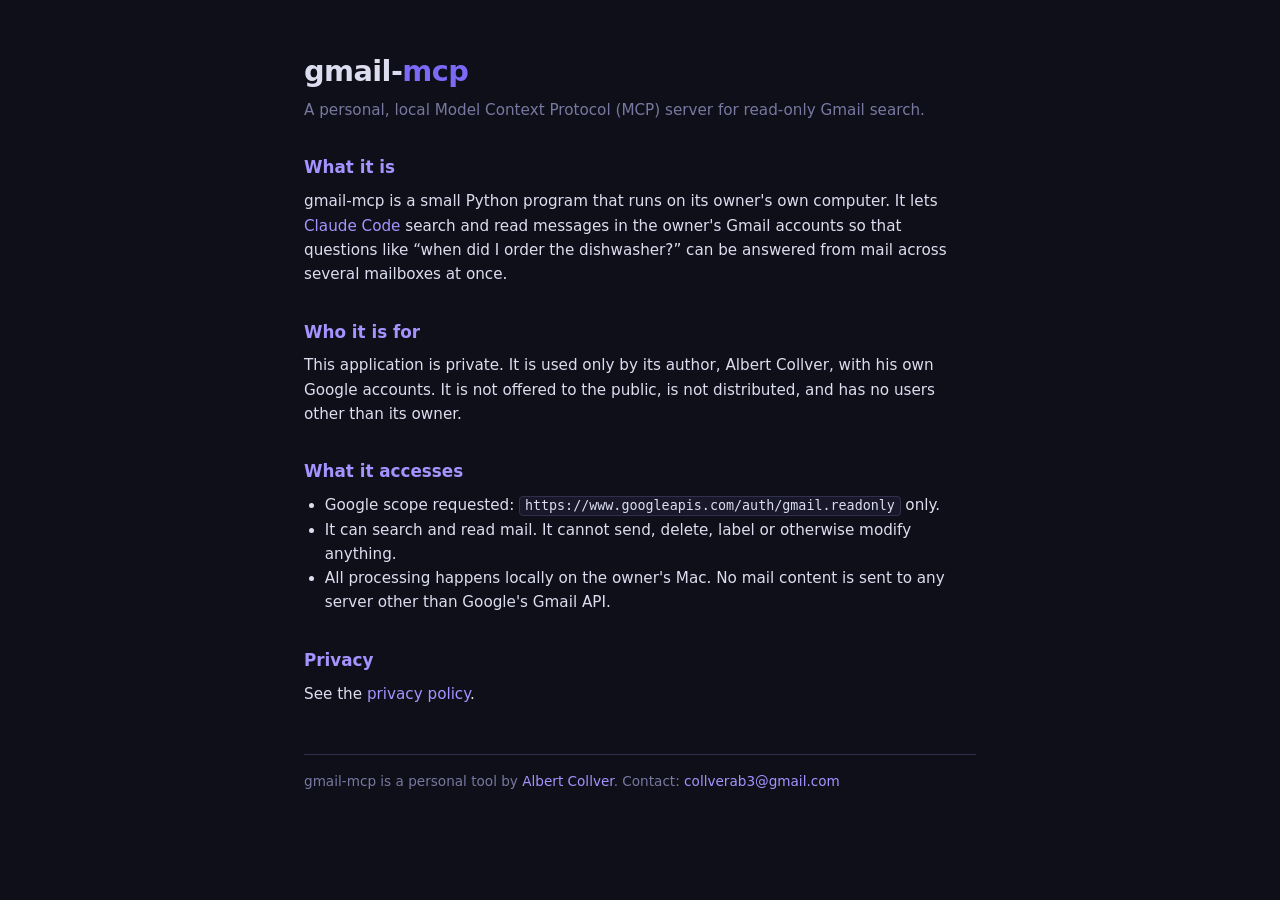
<file: gmail-mcp/index.html>
<!DOCTYPE html>
<html lang="en">
<head>
<meta charset="UTF-8">
<meta name="viewport" content="width=device-width, initial-scale=1.0">
<title>gmail-mcp — read-only Gmail search for Claude Code</title>
<meta name="description" content="gmail-mcp is a personal, local MCP server that lets Claude Code search the owner's own Gmail accounts read-only.">
<link rel="stylesheet" href="style.css">
</head>
<body>
<main>
  <h1>gmail-<span>mcp</span></h1>
  <p class="sub">A personal, local Model Context Protocol (MCP) server for read-only Gmail search.</p>

  <h2>What it is</h2>
  <p>gmail-mcp is a small Python program that runs on its owner's own computer. It lets
  <a href="https://claude.com/claude-code">Claude Code</a> search and read messages in the owner's
  Gmail accounts so that questions like “when did I order the dishwasher?” can be answered from mail
  across several mailboxes at once.</p>

  <h2>Who it is for</h2>
  <p>This application is private. It is used only by its author, Albert Collver, with his own Google
  accounts. It is not offered to the public, is not distributed, and has no users other than its owner.</p>

  <h2>What it accesses</h2>
  <ul>
    <li>Google scope requested: <code>https://www.googleapis.com/auth/gmail.readonly</code> only.</li>
    <li>It can search and read mail. It cannot send, delete, label or otherwise modify anything.</li>
    <li>All processing happens locally on the owner's Mac. No mail content is sent to any server other than Google's Gmail API.</li>
  </ul>

  <h2>Privacy</h2>
  <p>See the <a href="privacy.html">privacy policy</a>.</p>

  <footer>
    gmail-mcp is a personal tool by <a href="https://abc3-mac.github.io">Albert Collver</a>.
    Contact: <a href="mailto:collverab3@gmail.com">collverab3@gmail.com</a>
  </footer>
</main>
</body>
</html>
</file>
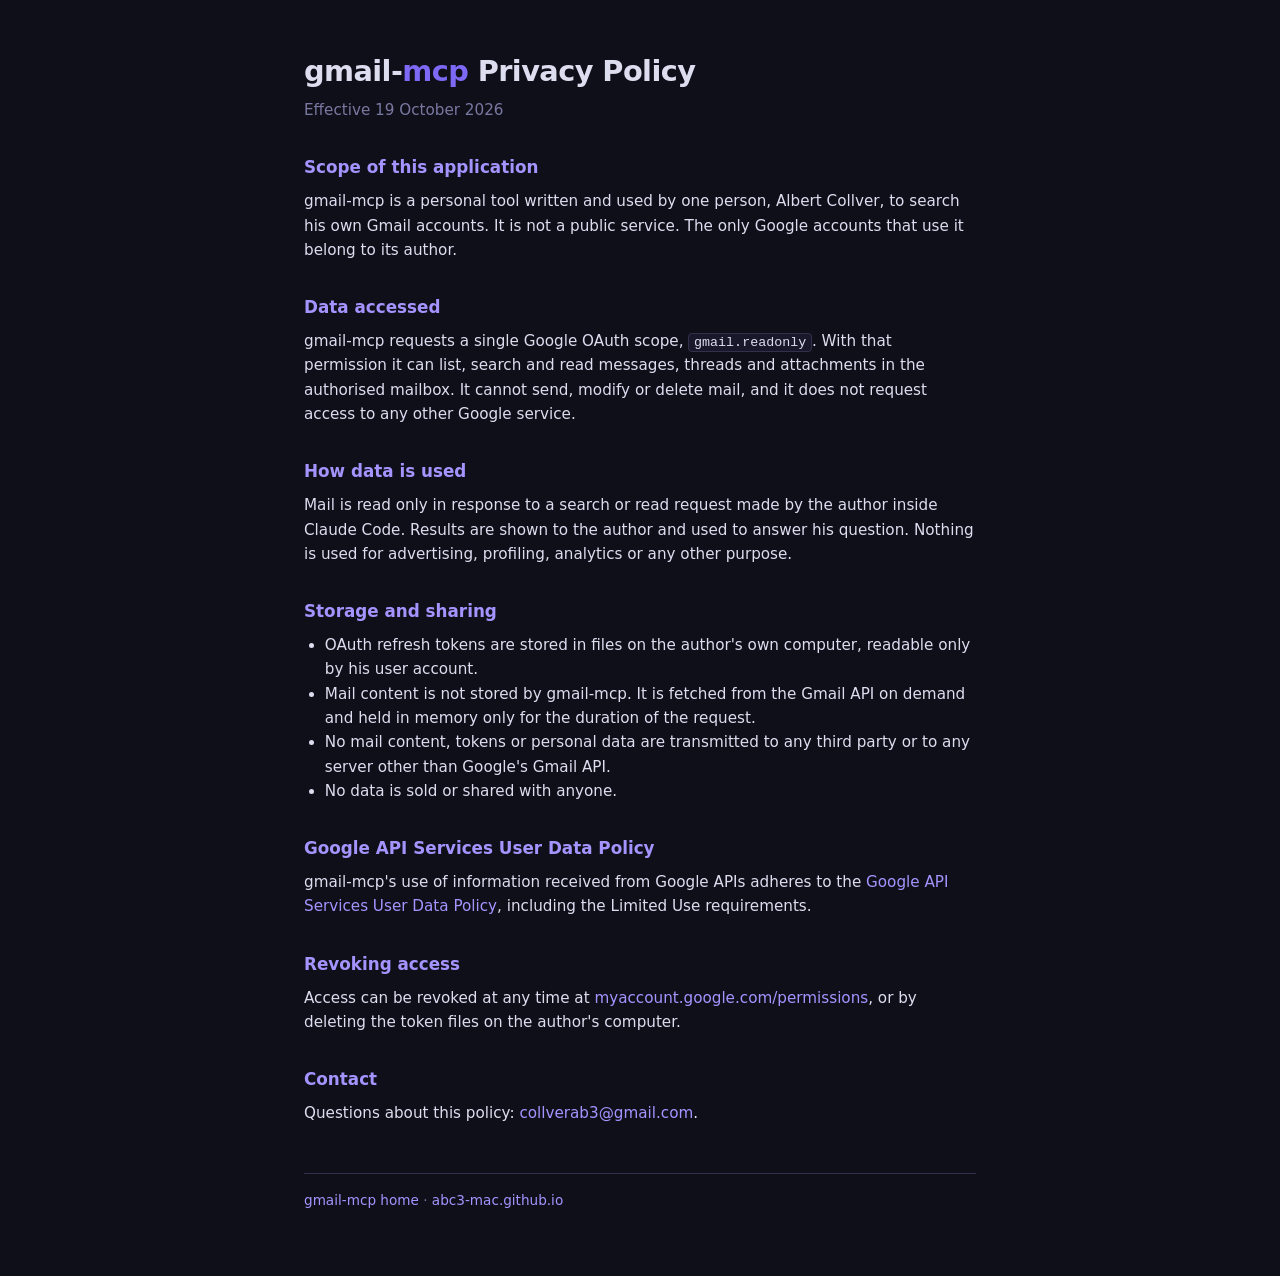
<file: gmail-mcp/privacy.html>
<!DOCTYPE html>
<html lang="en">
<head>
<meta charset="UTF-8">
<meta name="viewport" content="width=device-width, initial-scale=1.0">
<title>gmail-mcp — Privacy Policy</title>
<meta name="description" content="Privacy policy for gmail-mcp, a personal read-only Gmail search tool.">
<link rel="stylesheet" href="style.css">
</head>
<body>
<main>
  <h1>gmail-<span>mcp</span> Privacy Policy</h1>
  <p class="sub">Effective 19 October 2026</p>

  <h2>Scope of this application</h2>
  <p>gmail-mcp is a personal tool written and used by one person, Albert Collver, to search his own
  Gmail accounts. It is not a public service. The only Google accounts that use it belong to its author.</p>

  <h2>Data accessed</h2>
  <p>gmail-mcp requests a single Google OAuth scope, <code>gmail.readonly</code>. With that permission it
  can list, search and read messages, threads and attachments in the authorised mailbox. It cannot send,
  modify or delete mail, and it does not request access to any other Google service.</p>

  <h2>How data is used</h2>
  <p>Mail is read only in response to a search or read request made by the author inside Claude Code.
  Results are shown to the author and used to answer his question. Nothing is used for advertising,
  profiling, analytics or any other purpose.</p>

  <h2>Storage and sharing</h2>
  <ul>
    <li>OAuth refresh tokens are stored in files on the author's own computer, readable only by his user account.</li>
    <li>Mail content is not stored by gmail-mcp. It is fetched from the Gmail API on demand and held in memory only for the duration of the request.</li>
    <li>No mail content, tokens or personal data are transmitted to any third party or to any server other than Google's Gmail API.</li>
    <li>No data is sold or shared with anyone.</li>
  </ul>

  <h2>Google API Services User Data Policy</h2>
  <p>gmail-mcp's use of information received from Google APIs adheres to the
  <a href="https://developers.google.com/terms/api-services-user-data-policy">Google API Services User Data Policy</a>,
  including the Limited Use requirements.</p>

  <h2>Revoking access</h2>
  <p>Access can be revoked at any time at
  <a href="https://myaccount.google.com/permissions">myaccount.google.com/permissions</a>, or by deleting
  the token files on the author's computer.</p>

  <h2>Contact</h2>
  <p>Questions about this policy: <a href="mailto:collverab3@gmail.com">collverab3@gmail.com</a>.</p>

  <footer>
    <a href="index.html">gmail-mcp home</a> · <a href="https://abc3-mac.github.io">abc3-mac.github.io</a>
  </footer>
</main>
</body>
</html>
</file>
<file: gmail-mcp/style.css>
*, *::before, *::after { box-sizing: border-box; margin: 0; padding: 0; }
:root { --bg:#0f0f1a; --surface:#18182a; --border:#30304a; --accent:#7c6af7; --accent2:#a593ff; --text:#ddddf0; --muted:#7878a0;
  --font:-apple-system, BlinkMacSystemFont, 'Segoe UI', system-ui, sans-serif; }
body { font-family: var(--font); background: var(--bg); color: var(--text); line-height: 1.6; }
main { max-width: 720px; margin: 0 auto; padding: 3rem 1.5rem 4rem; }
h1 { font-size: 1.8rem; font-weight: 800; letter-spacing: -.02em; margin-bottom: .25rem; }
h1 span { color: var(--accent); }
h2 { font-size: 1.05rem; font-weight: 700; margin: 2rem 0 .5rem; color: var(--accent2); }
p, li { color: var(--text); font-size: .95rem; }
ul { padding-left: 1.3rem; margin: .5rem 0; }
.sub { color: var(--muted); margin-bottom: 1.5rem; }
a { color: var(--accent2); text-decoration: none; }
a:hover { text-decoration: underline; }
code { background: var(--surface); border: 1px solid var(--border); border-radius: 4px; padding: .1em .35em; font-size: .88em; }
footer { margin-top: 3rem; padding-top: 1rem; border-top: 1px solid var(--border); color: var(--muted); font-size: .85rem; }
</file>
